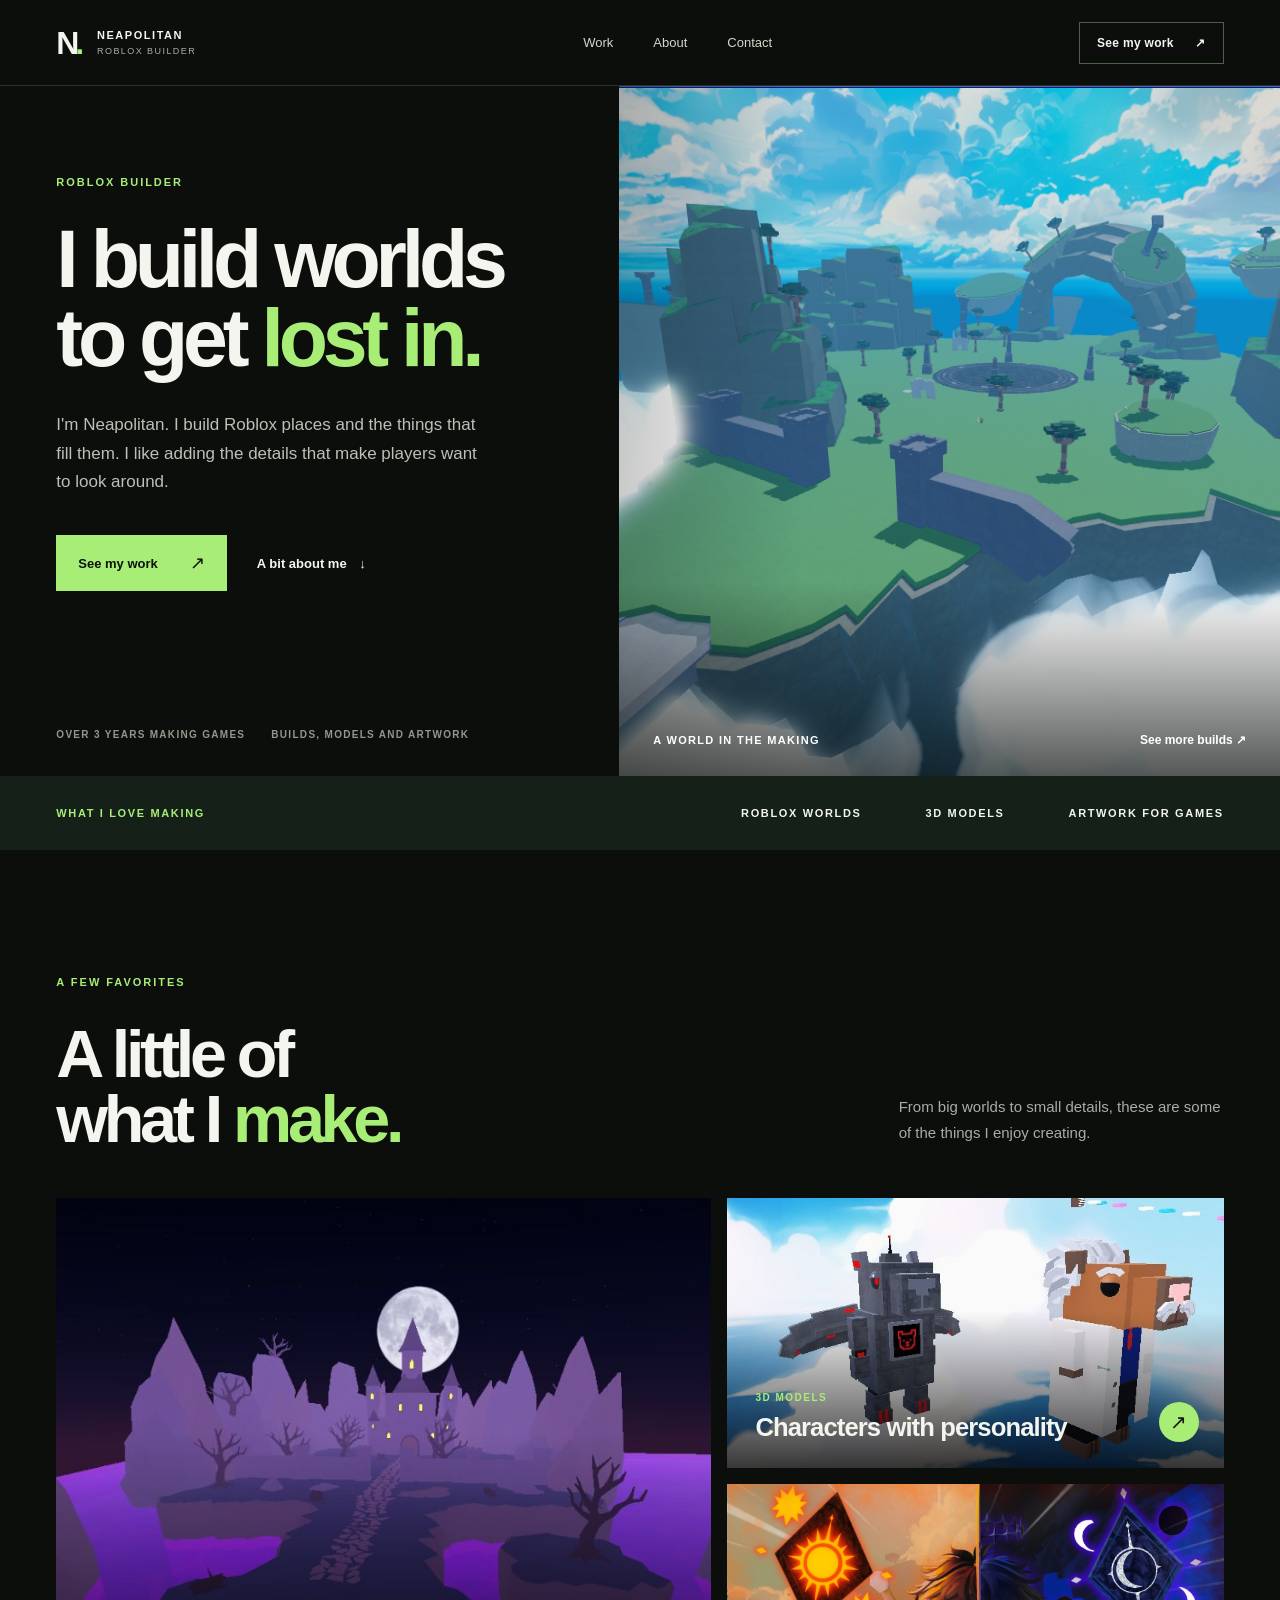
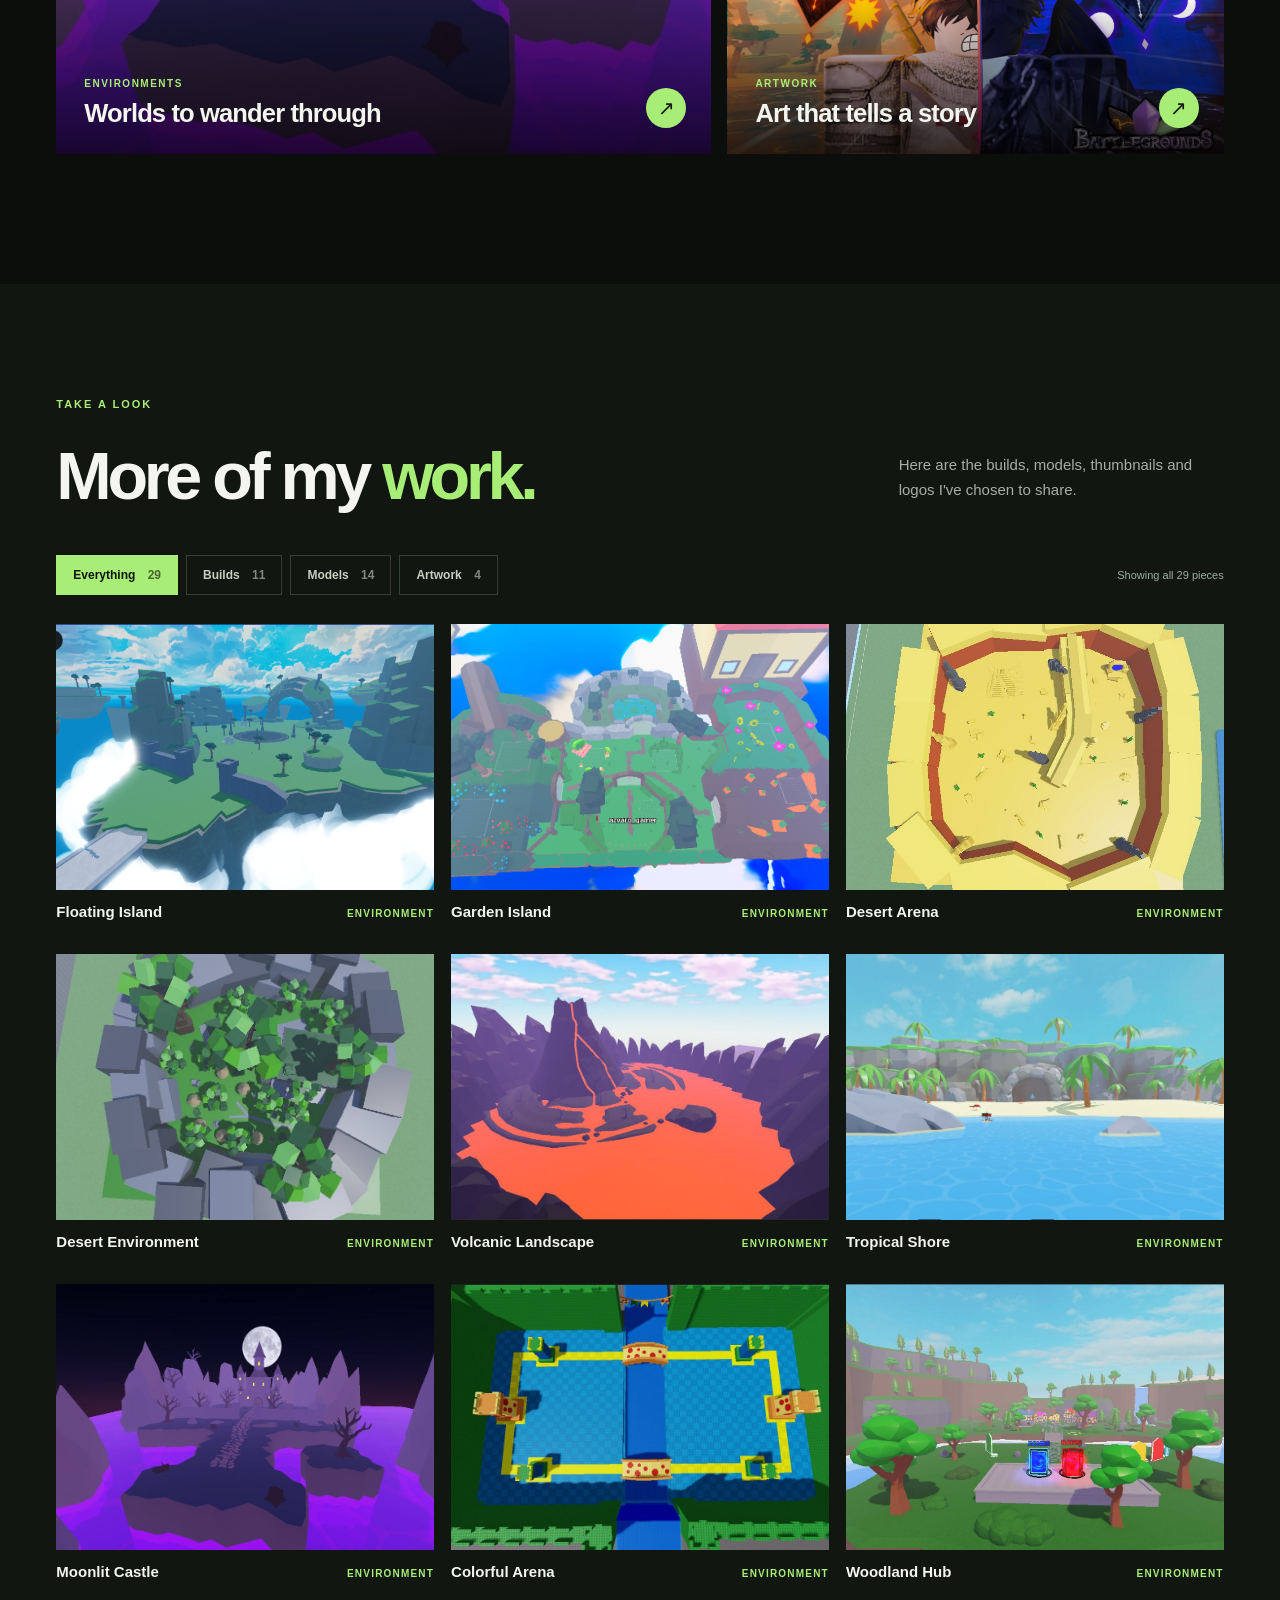
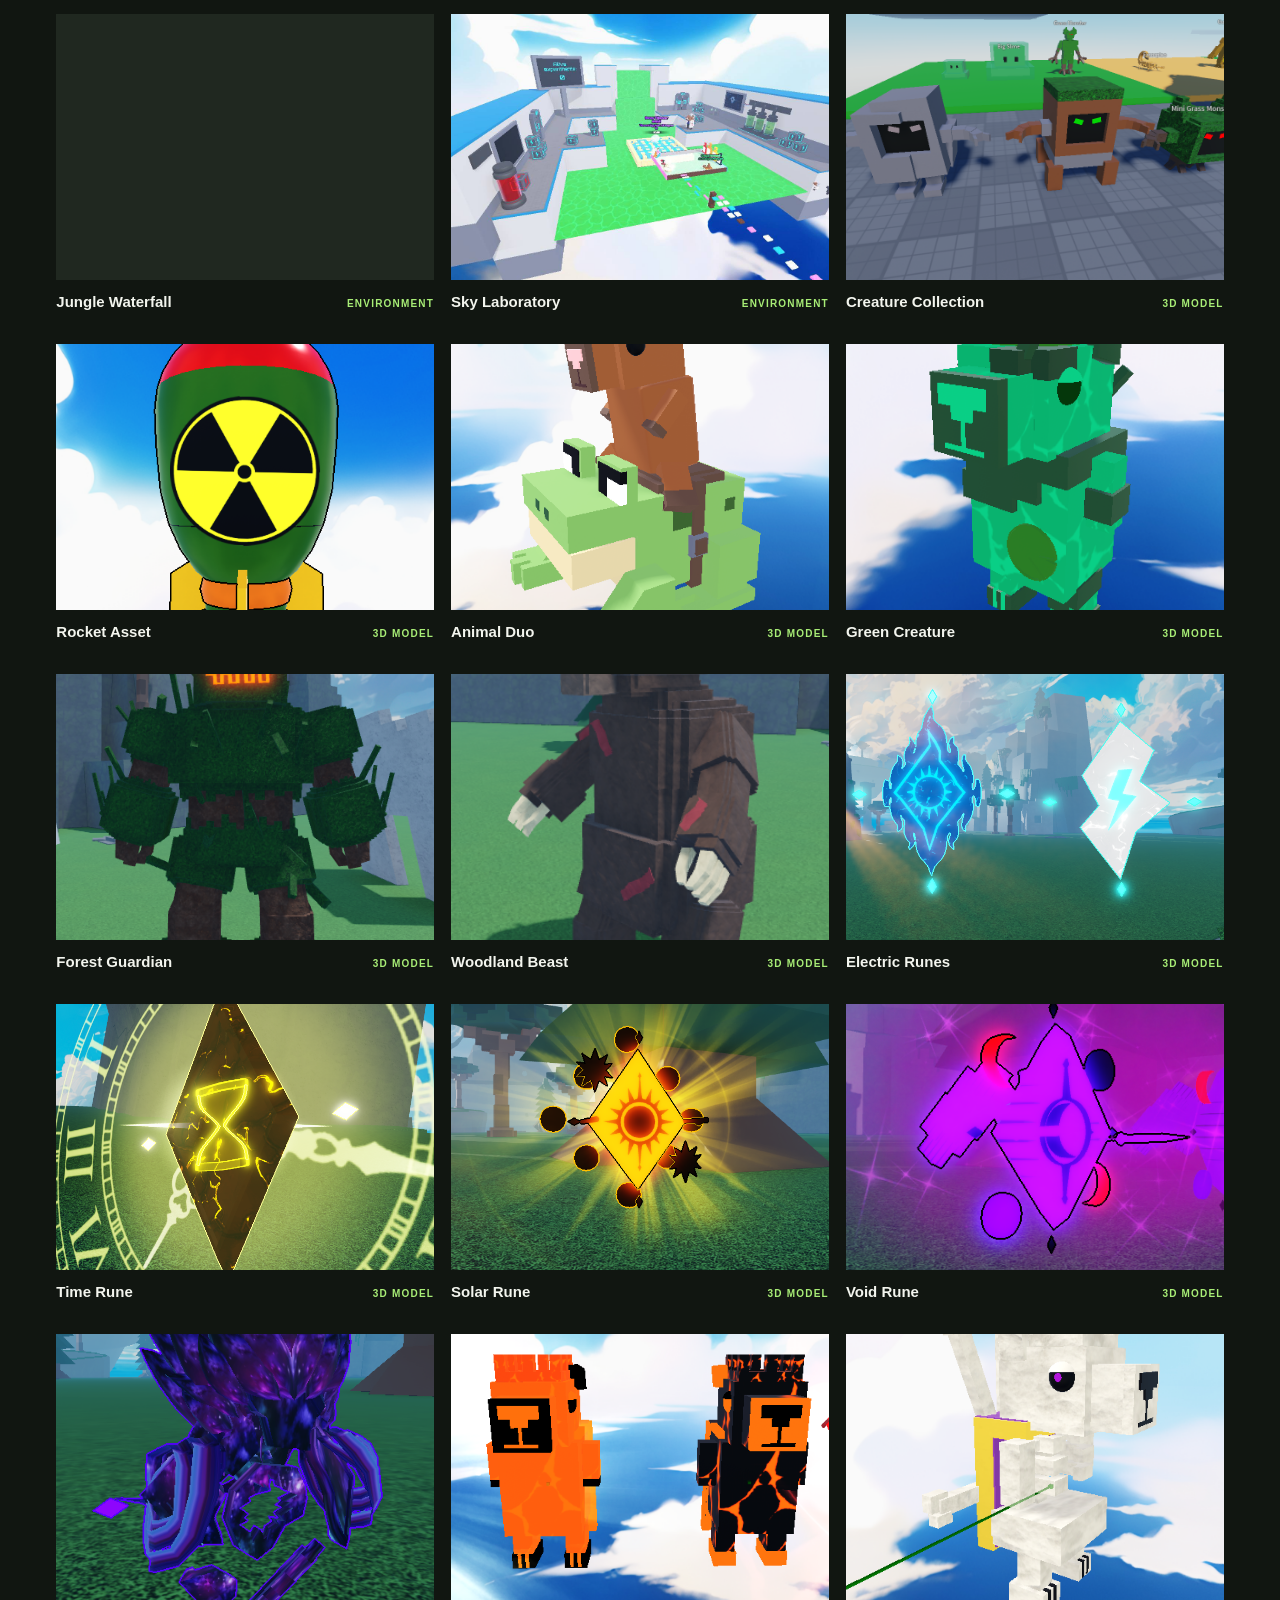
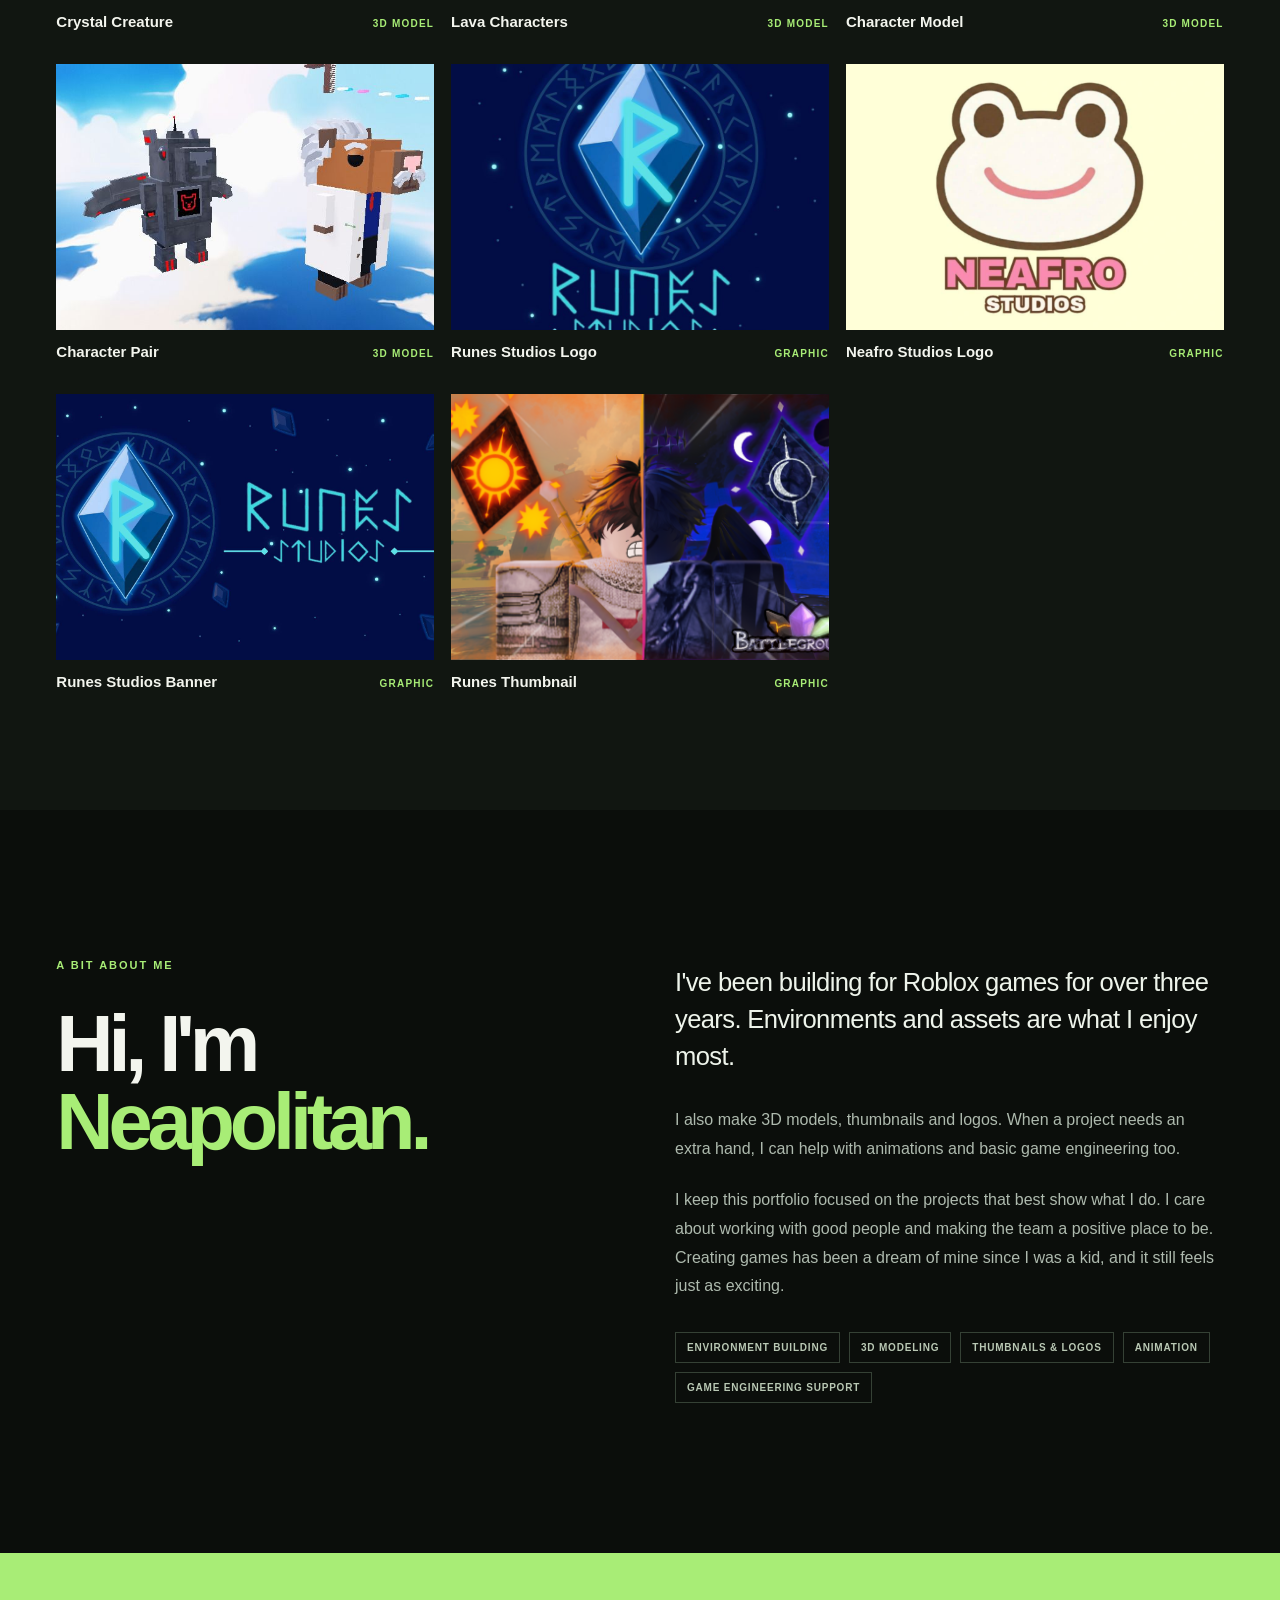
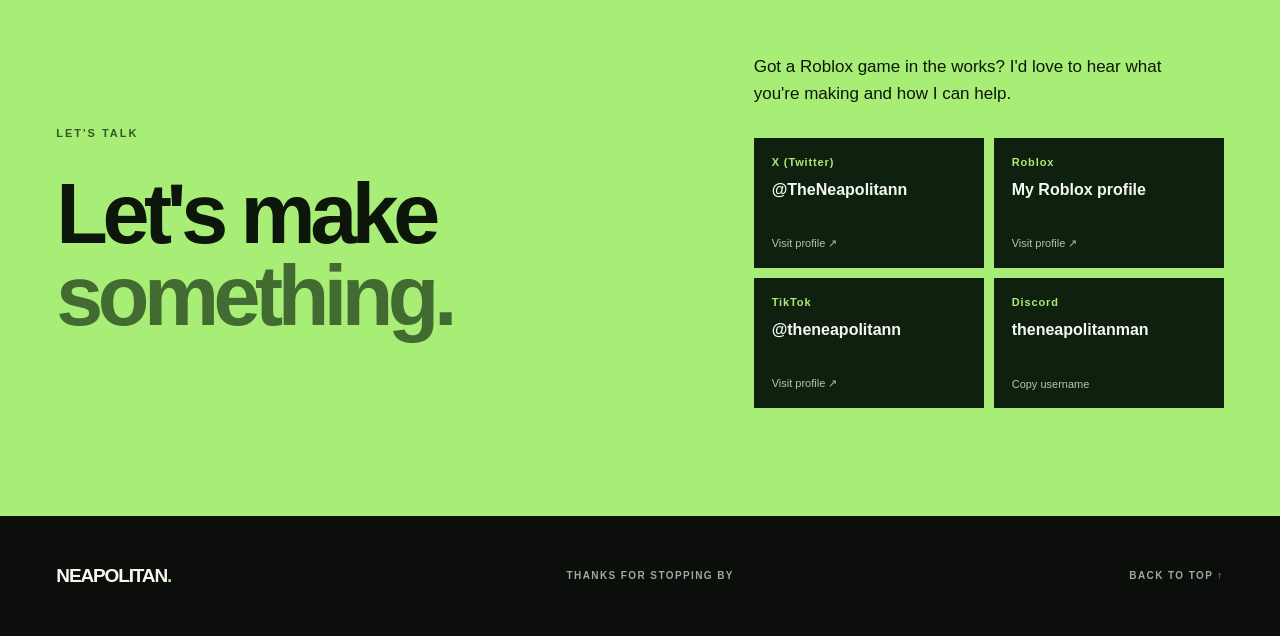
<file: index.html>
<!doctype html>
<html lang="en">
  <head>
    <meta charset="UTF-8" />
    <meta name="viewport" content="width=device-width, initial-scale=1" />
    <meta name="theme-color" content="#0b0e0b" />
    <meta name="description" content="I'm Neapolitan. Take a look at the Roblox worlds, 3D models and artwork I've made for games." />
    <title>Neapolitan Roblox Portfolio</title>
    <link rel="stylesheet" href="styles.css" />
    <script src="script.js" defer></script>
  </head>
  <body>
    <a class="skip-link" href="#main">Skip to content</a>

    <header class="site-header">
      <a class="brand" href="#top" aria-label="Neapolitan, back to top"><span class="brand-mark">N<span>.</span></span><span class="brand-name">NEAPOLITAN<br /><small>ROBLOX BUILDER</small></span></a>
      <nav class="desktop-nav" aria-label="Main navigation">
        <a href="#work">Work</a>
        <a href="#about">About</a>
        <a href="#contact">Contact</a>
      </nav>
      <a class="header-cta" href="#work">See my work <span aria-hidden="true">↗</span></a>
      <button class="menu-toggle" type="button" aria-expanded="false" aria-controls="mobile-nav" aria-label="Open menu"><span></span><span></span></button>
    </header>
    <nav class="mobile-nav" id="mobile-nav" aria-label="Mobile navigation" hidden>
      <a href="#work">Work</a><a href="#about">About</a><a href="#contact">Contact</a>
    </nav>

    <main id="main">
      <section class="hero" id="top" aria-labelledby="hero-title">
        <div class="hero-copy">
          <div class="eyebrow">ROBLOX BUILDER</div>
          <h1 id="hero-title">I build worlds<br />to get <em>lost in.</em></h1>
          <p>I'm Neapolitan. I build Roblox places and the things that fill them. I like adding the details that make players want to look around.</p>
          <div class="hero-actions"><a class="button button-primary" href="#work">See my work <span aria-hidden="true">↗</span></a><a class="text-link" href="#about">A bit about me <span aria-hidden="true">↓</span></a></div>
          <div class="hero-foot"><span>OVER 3 YEARS MAKING GAMES</span><span>BUILDS, MODELS AND ARTWORK</span></div>
        </div>
        <div class="hero-visual">
          <img src="imgs/contruction/Captura%20de%20tela%202026-07-05%20000041.png" alt="Floating island environment with stone arches and trees above the clouds" fetchpriority="high" />
          <div class="hero-image-label"><span>A WORLD IN THE MAKING</span><span>See more builds <span aria-hidden="true">↗</span></span></div>
        </div>
      </section>

      <section class="intro-strip" aria-label="Areas of work"><span>WHAT I LOVE MAKING</span><div><span>ROBLOX WORLDS</span><span>3D MODELS</span><span>ARTWORK FOR GAMES</span></div></section>

      <section class="featured section-wrap" aria-labelledby="featured-title">
        <div class="section-heading"><div><span class="section-kicker">A FEW FAVORITES</span><h2 id="featured-title">A little of<br />what I <em>make.</em></h2></div><p>From big worlds to small details, these are some of the things I enjoy creating.</p></div>
        <div class="featured-grid">
          <a class="feature-card feature-card-large" href="#work" data-filter-link="builds"><img src="imgs/contruction/IMG-20250908-WA00161.jpg" alt="Moonlit purple castle environment" loading="lazy" /><span class="feature-shade"></span><span class="feature-meta"><span><small>ENVIRONMENTS</small><strong>Worlds to wander through</strong></span><span class="feature-arrow" aria-hidden="true">↗</span></span></a>
          <a class="feature-card" href="#work" data-filter-link="models"><img src="imgs/model/IMG-20260609-WA0008.jpg" alt="Stylized robot and scientist character models" loading="lazy" /><span class="feature-shade"></span><span class="feature-meta"><span><small>3D MODELS</small><strong>Characters with personality</strong></span><span class="feature-arrow" aria-hidden="true">↗</span></span></a>
          <a class="feature-card" href="#work" data-filter-link="graphics"><img src="imgs/icons%20and%20thumbnails/RunesThumb_20260820_155854_0000.png" alt="Colorful sun and moon themed Roblox game thumbnail" loading="lazy" /><span class="feature-shade"></span><span class="feature-meta"><span><small>ARTWORK</small><strong>Art that tells a story</strong></span><span class="feature-arrow" aria-hidden="true">↗</span></span></a>
        </div>
      </section>

      <section class="work-section" id="work" aria-labelledby="work-title">
        <div class="section-wrap">
          <div class="section-heading work-heading"><div><span class="section-kicker">TAKE A LOOK</span><h2 id="work-title">More of my <em>work.</em></h2></div><p>Here are the builds, models, thumbnails and logos I've chosen to share.</p></div>
          <div class="gallery-toolbar"><div class="filters" role="group" aria-label="Filter portfolio"><button type="button" class="filter active" data-filter="all" aria-pressed="true">Everything <span>29</span></button><button type="button" class="filter" data-filter="builds" aria-pressed="false">Builds <span>11</span></button><button type="button" class="filter" data-filter="models" aria-pressed="false">Models <span>14</span></button><button type="button" class="filter" data-filter="graphics" aria-pressed="false">Artwork <span>4</span></button></div><span class="gallery-count" id="gallery-count" aria-live="polite">Showing all 29 pieces</span></div>
          <div class="gallery" id="gallery" aria-live="polite"></div>
        </div>
      </section>

      <section class="about-section section-wrap" id="about" aria-labelledby="about-title">
        <div class="about-heading"><span class="section-kicker">A BIT ABOUT ME</span><h2 id="about-title">Hi, I'm<br /><em>Neapolitan.</em></h2></div>
        <div class="about-copy"><p class="about-lead">I've been building for Roblox games for over three years. Environments and assets are what I enjoy most.</p><p>I also make 3D models, thumbnails and logos. When a project needs an extra hand, I can help with animations and basic game engineering too.</p><p>I keep this portfolio focused on the projects that best show what I do. I care about working with good people and making the team a positive place to be. Creating games has been a dream of mine since I was a kid, and it still feels just as exciting.</p><div class="about-tags"><span>ENVIRONMENT BUILDING</span><span>3D MODELING</span><span>THUMBNAILS & LOGOS</span><span>ANIMATION</span><span>GAME ENGINEERING SUPPORT</span></div></div>
      </section>

      <section class="contact-section" id="contact" aria-labelledby="contact-title">
        <div class="section-wrap contact-inner">
          <div><span class="section-kicker">LET'S TALK</span><h2 id="contact-title">Let's make<br /><em>something.</em></h2></div>
          <div class="contact-copy">
            <p>Got a Roblox game in the works? I'd love to hear what you're making and how I can help.</p>
            <div class="contact-links" aria-label="Contact and social profiles">
              <a class="contact-card" href="https://x.com/TheNeapolitann" target="_blank" rel="noopener noreferrer"><span>X (Twitter)</span><strong>@TheNeapolitann</strong><small>Visit profile ↗</small></a>
              <a class="contact-card" href="https://www.roblox.com/pt/users/1016292619/profile" target="_blank" rel="noopener noreferrer"><span>Roblox</span><strong>My Roblox profile</strong><small>Visit profile ↗</small></a>
              <a class="contact-card" href="https://www.tiktok.com/@theneapolitann" target="_blank" rel="noopener noreferrer"><span>TikTok</span><strong>@theneapolitann</strong><small>Visit profile ↗</small></a>
              <button class="contact-card discord-card" id="copy-discord" type="button" aria-label="Copy Discord username theneapolitanman"><span>Discord</span><strong>theneapolitanman</strong><small id="discord-status" aria-live="polite">Copy username</small></button>
            </div>
          </div>
        </div>
      </section>
    </main>

    <footer class="site-footer section-wrap"><a class="footer-brand" href="#top">NEAPOLITAN<span>.</span></a><span>THANKS FOR STOPPING BY</span><a href="#top">BACK TO TOP ↑</a></footer>

    <dialog class="lightbox" id="lightbox" aria-label="Portfolio image viewer"><button class="lightbox-close" type="button" aria-label="Close image viewer">×</button><div class="lightbox-frame"><img id="lightbox-image" alt="" /><div class="lightbox-info"><div><span id="lightbox-category"></span><h3 id="lightbox-title"></h3></div><span id="lightbox-counter"></span></div></div><button class="lightbox-arrow lightbox-prev" type="button" aria-label="Previous image">←</button><button class="lightbox-arrow lightbox-next" type="button" aria-label="Next image">→</button></dialog>
  </body>
</html>
</file>
<file: styles.css>
﻿@charset "UTF-8";
:root{--bg:#0b0e0b;--panel:#131813;--panel-2:#191f19;--text:#f3f5ee;--muted:#a6afa4;--green:#a8ed76;--green-deep:#243a27;--line:#283127;--page:clamp(20px,4.4vw,80px)}
*{box-sizing:border-box}html{scroll-behavior:smooth}body{margin:0;background:var(--bg);color:var(--text);font-family:Arial,Helvetica,sans-serif;-webkit-font-smoothing:antialiased}body.dialog-open{overflow:hidden}button,a{ -webkit-tap-highlight-color:transparent}a{color:inherit;text-decoration:none}button{font:inherit}img{display:block;max-width:100%}::selection{background:var(--green);color:#0b0e0b}section[id]{scroll-margin-top:90px}
.skip-link{position:absolute;left:16px;top:-60px;z-index:30;background:var(--green);color:#111;padding:12px 18px}.skip-link:focus{top:12px}
.site-header{height:86px;padding:0 var(--page);display:flex;align-items:center;justify-content:space-between;gap:30px;border-bottom:1px solid var(--line);position:relative;z-index:20;background:var(--bg)}.brand{display:flex;align-items:center;gap:12px;min-width:220px}.brand-mark{font-weight:900;font-size:32px;line-height:1;letter-spacing:-.13em;padding-right:5px}.brand-mark span,.footer-brand span{color:var(--green)}.brand-name{font-size:11px;font-weight:800;letter-spacing:.14em;line-height:1.35}.brand-name small{font-size:9px;font-weight:500;color:var(--muted);letter-spacing:.16em}.desktop-nav{display:flex;align-items:center;gap:40px;font-size:13px;color:#d1d9cb}.desktop-nav a,.site-footer a{transition:color .2s}.desktop-nav a:hover,.site-footer a:hover{color:var(--green)}.header-cta{font-size:12px;font-weight:700;letter-spacing:.025em;border:1px solid #4a6147;padding:13px 17px;white-space:nowrap;transition:background .2s,color .2s}.header-cta:hover{background:var(--green);color:var(--bg)}.header-cta span{padding-left:18px}.menu-toggle,.mobile-nav{display:none}
.hero{min-height:690px;display:grid;grid-template-columns:46% 54%;padding-left:var(--page)}.hero-copy{padding:clamp(70px,7vw,122px) 40px 36px 0;display:flex;flex-direction:column;align-items:flex-start}.eyebrow,.section-kicker{font-size:11px;font-weight:800;letter-spacing:.18em;color:var(--green)}.eyebrow{display:flex;gap:11px;align-items:center}.hero h1,.section-heading h2,.about-heading h2,.contact-inner h2{font-weight:700;letter-spacing:-.065em;line-height:.98;margin:32px 0 0}.hero h1{font-size:clamp(58px,6.3vw,104px);white-space:nowrap;position:relative;z-index:2}.hero h1 em,.section-heading h2 em,.about-heading h2 em,.contact-inner h2 em{font-style:normal;color:var(--green)}.hero-copy>p{font-size:17px;line-height:1.7;color:#b9c2b5;max-width:435px;margin:33px 0 0}.hero-actions{display:flex;align-items:center;gap:30px;margin-top:38px}.button{display:inline-flex;justify-content:space-between;align-items:center;gap:32px;font-size:13px;font-weight:800;padding:17px 22px;transition:transform .2s,background .2s}.button:hover{transform:translateY(-3px)}.button-primary{background:var(--green);color:#0d130b}.button-primary:hover{background:#c0f29b}.button span{font-size:18px;font-weight:400}.text-link{font-size:13px;font-weight:700;white-space:nowrap}.text-link:hover{color:var(--green)}.text-link span{padding-left:9px}.hero-foot{margin-top:auto;padding-top:54px;display:flex;gap:26px;flex-wrap:wrap;color:#8e998c;font-size:10px;font-weight:700;letter-spacing:.13em}.hero-visual{position:relative;overflow:hidden;min-height:690px;background:#1d2d31}.hero-visual:after{content:"";position:absolute;inset:0;background:linear-gradient(90deg,rgba(7,12,9,.22),transparent 28%),linear-gradient(0deg,rgba(5,9,7,.68),transparent 28%);pointer-events:none}.hero-visual>img{width:100%;height:100%;object-fit:cover;object-position:48% center}.hero-image-label{position:absolute;left:34px;right:34px;bottom:29px;display:flex;align-items:center;justify-content:space-between;gap:15px;z-index:1;color:#fff;font-size:11px;font-weight:800;letter-spacing:.12em}.hero-image-label span:last-child{letter-spacing:0;font-size:12px}
.intro-strip{padding:31px var(--page);display:flex;align-items:center;justify-content:space-between;gap:24px;background:#142018;color:var(--green);font-size:11px;font-weight:800;letter-spacing:.15em}.intro-strip>div{display:flex;gap:clamp(22px,5vw,92px);color:#f2f6ed}.section-wrap{max-width:1600px;margin:0 auto;padding-left:var(--page);padding-right:var(--page)}.featured{padding-top:122px;padding-bottom:130px}.section-heading{display:flex;align-items:end;justify-content:space-between;gap:40px;margin-bottom:46px}.section-heading h2{font-size:clamp(48px,5.2vw,79px)}.section-heading>p{font-size:15px;line-height:1.7;color:var(--muted);max-width:325px;margin:0 0 7px}.featured-grid{display:grid;grid-template-columns:1.32fr 1fr;grid-template-rows:repeat(2,minmax(240px,270px));gap:16px}.feature-card{position:relative;overflow:hidden;background:#202a20}.feature-card-large{grid-row:span 2}.feature-card img{width:100%;height:100%;object-fit:cover;transition:transform .55s ease,filter .4s}.feature-card:hover img{transform:scale(1.05);filter:saturate(1.12)}.feature-card-large img{object-position:50% 50%}.feature-shade{position:absolute;inset:0;background:linear-gradient(0deg,rgba(0,0,0,.78),transparent 58%)}.feature-meta{position:absolute;bottom:26px;left:28px;right:25px;display:flex;justify-content:space-between;align-items:end;gap:15px}.feature-meta small{display:block;color:var(--green);font-size:10px;font-weight:800;letter-spacing:.15em;margin-bottom:10px}.feature-meta strong{font-size:clamp(18px,2vw,30px);letter-spacing:-.035em}.feature-arrow{width:40px;height:40px;display:grid;place-items:center;border-radius:50%;background:var(--green);color:#121912;font-size:20px;flex:none}
.work-section{background:#111611;padding:110px 0 120px}.work-heading{margin-bottom:45px}.gallery-toolbar{display:flex;align-items:center;justify-content:space-between;gap:20px;margin-bottom:29px}.filters{display:flex;gap:8px;flex-wrap:wrap}.filter{border:1px solid #344034;background:transparent;color:#c5cfc2;padding:12px 16px;cursor:pointer;font-size:12px;font-weight:700;transition:background .2s,color .2s,border-color .2s}.filter:hover{border-color:var(--green);color:var(--green)}.filter.active{background:var(--green);border-color:var(--green);color:#0d150c}.filter span{opacity:.62;margin-left:9px}.gallery-count{font-size:11px;color:#9fae9f;white-space:nowrap}.gallery{display:grid;grid-template-columns:repeat(3,minmax(0,1fr));gap:34px 17px}.gallery-card{min-width:0}.gallery-open{display:block;width:100%;padding:0;border:0;background:none;text-align:left;color:inherit;cursor:pointer}.gallery-image{display:block;aspect-ratio:1.42;overflow:hidden;background:#202820;position:relative}.gallery-image img{width:100%;height:100%;object-fit:cover;transition:transform .5s ease,filter .4s}.gallery-open:hover img{transform:scale(1.045);filter:brightness(1.08)}.gallery-zoom{position:absolute;right:15px;bottom:15px;width:35px;height:35px;display:grid;place-items:center;background:var(--green);color:#111a10;font-size:20px;opacity:0;transform:translateY(8px);transition:opacity .2s,transform .2s}.gallery-open:hover .gallery-zoom,.gallery-open:focus-visible .gallery-zoom{opacity:1;transform:none}.gallery-info{display:flex;justify-content:space-between;align-items:baseline;gap:12px;padding-top:13px}.gallery-info strong{font-size:15px;font-weight:700}.gallery-info small{font-size:10px;letter-spacing:.12em;color:var(--green);font-weight:700;white-space:nowrap}.gallery-card[data-category="models"] .gallery-image img{object-position:center center}
.about-section{display:grid;grid-template-columns:1fr 1fr;gap:70px;padding-top:145px;padding-bottom:150px}.about-heading h2{font-size:clamp(58px,6.2vw,98px)}.about-copy{max-width:600px;padding-top:9px}.about-copy p{font-size:16px;line-height:1.8;color:#aebaae;margin:0 0 22px}.about-copy .about-lead{font-size:clamp(21px,2vw,28px);line-height:1.45;color:#eef4eb;letter-spacing:-.025em;margin-bottom:31px}.about-tags{display:flex;gap:9px;flex-wrap:wrap;margin-top:31px}.about-tags span{border:1px solid #354135;padding:9px 11px;color:#b9c8b4;font-size:10px;font-weight:700;letter-spacing:.08em}.contact-section{background:#a8ed76;color:#0d160b}.contact-inner{padding-top:100px;padding-bottom:108px;display:flex;justify-content:space-between;align-items:end;gap:55px}.contact-inner .section-kicker{color:#36552d}.contact-inner h2{font-size:clamp(64px,7.5vw,118px)}.contact-inner h2 em{color:#426b31}.contact-copy{max-width:350px}.contact-copy p{font-size:16px;line-height:1.6;margin:0 0 18px}.contact-copy .button{background:#10200e;color:#f4f9f0;margin-top:14px}.contact-copy .button:hover{background:#2b4925}.site-footer{min-height:120px;display:flex;align-items:center;justify-content:space-between;gap:25px;color:#9eaa9d;font-size:10px;font-weight:700;letter-spacing:.14em}.footer-brand{font-size:19px;font-weight:900;color:#f5f7f2;letter-spacing:-.06em}
.lightbox{position:fixed;inset:0;width:100%;height:100%;max-width:none;max-height:none;border:0;padding:50px 80px 32px;background:rgba(5,8,6,.96);color:var(--text);overflow:auto}.lightbox::backdrop{background:rgba(0,0,0,.8)}.lightbox-frame{height:100%;display:flex;flex-direction:column;align-items:center;justify-content:center;max-width:1300px;margin:auto}.lightbox-frame img{min-height:0;max-height:calc(100vh - 160px);max-width:100%;width:auto;object-fit:contain}.lightbox-info{width:100%;display:flex;justify-content:space-between;align-items:end;padding-top:18px;gap:20px}.lightbox-info span{font-size:11px;color:var(--green);letter-spacing:.13em;font-weight:800}.lightbox-info h3{font-size:20px;margin:6px 0 0}.lightbox-close,.lightbox-arrow{border:0;background:#1d2b1d;color:#f5f7f3;cursor:pointer;display:grid;place-items:center}.lightbox-close:hover,.lightbox-arrow:hover{background:var(--green);color:#0b130a}.lightbox-close{position:fixed;right:27px;top:22px;width:42px;height:42px;font-size:30px;z-index:2}.lightbox-arrow{position:fixed;top:50%;width:44px;height:44px;font-size:23px;transform:translateY(-50%)}.lightbox-prev{left:20px}.lightbox-next{right:20px}
:focus-visible{outline:2px solid var(--green);outline-offset:4px}@media(max-width:1050px){.hero{grid-template-columns:1fr 1fr;min-height:620px}.hero-visual{min-height:620px}.hero h1{font-size:clamp(55px,6vw,75px)}.hero-foot{gap:12px}.intro-strip{flex-wrap:wrap}.featured-grid{grid-template-rows:repeat(2,230px)}.about-section{gap:40px}}
@media(max-width:760px){.site-header{height:70px}.brand{min-width:0}.desktop-nav,.header-cta{display:none}.menu-toggle{display:flex;flex-direction:column;justify-content:center;gap:6px;width:42px;height:42px;padding:9px;background:none;border:1px solid #40513d;cursor:pointer}.menu-toggle span{height:2px;width:100%;background:var(--green)}.mobile-nav:not([hidden]){display:flex;position:absolute;top:70px;left:0;right:0;z-index:18;background:#111911;border-bottom:1px solid var(--line);padding:16px var(--page) 23px;flex-direction:column;gap:0}.mobile-nav a{padding:13px 0;font-size:16px}.hero{display:flex;flex-direction:column;padding-left:0}.hero-copy{padding:79px var(--page) 46px;min-height:540px}.hero h1{font-size:clamp(55px,10vw,82px);white-space:normal}.hero-visual{min-height:390px;height:54vw;max-height:560px}.hero-foot{margin-top:60px}.intro-strip>div{gap:18px;flex-wrap:wrap}.featured,.work-section{padding-top:80px;padding-bottom:80px}.section-heading{align-items:start;flex-direction:column;gap:20px;margin-bottom:34px}.section-heading h2{font-size:clamp(49px,8.5vw,70px)}.featured-grid{grid-template-columns:1fr 1fr;grid-template-rows:320px 250px}.feature-card-large{grid-column:span 2;grid-row:auto}.feature-meta{left:18px;right:18px;bottom:18px}.feature-meta strong{font-size:19px}.gallery{grid-template-columns:repeat(2,minmax(0,1fr));gap:28px 14px}.gallery-toolbar{align-items:start;flex-direction:column}.about-section{grid-template-columns:1fr;padding-top:90px;padding-bottom:95px;gap:37px}.contact-inner{align-items:start;flex-direction:column;padding-top:85px;padding-bottom:88px;gap:36px}.site-footer{padding-top:30px;padding-bottom:30px;flex-wrap:wrap}.lightbox{padding:65px 52px 30px}.lightbox-arrow{width:37px;height:37px}.lightbox-prev{left:7px}.lightbox-next{right:7px}}
@media(max-width:500px){.hero-copy{min-height:0;padding-top:65px}.hero h1{font-size:clamp(49px,12.1vw,63px)}.hero-copy>p{font-size:15px}.hero-actions{gap:21px;flex-wrap:wrap}.hero-foot{margin-top:45px}.hero-visual{height:370px;min-height:370px}.hero-image-label{left:18px;right:18px;bottom:20px}.hero-image-label span:last-child{display:none}.intro-strip{padding-top:25px;padding-bottom:25px}.intro-strip>div{font-size:9px}.featured-grid{display:flex;flex-direction:column}.feature-card{height:240px}.feature-card-large{height:370px}.gallery{gap:24px 11px}.gallery-image{aspect-ratio:1/1}.gallery-info{display:block}.gallery-info strong{font-size:13px;display:block}.gallery-info small{display:block;margin-top:5px;font-size:9px}.filter{padding:10px 11px;font-size:11px}.filter span{margin-left:4px}.about-heading h2{font-size:61px}.contact-inner h2{font-size:70px}.lightbox{padding:70px 15px 30px}.lightbox-frame img{max-height:calc(100vh - 210px)}.lightbox-arrow{top:auto;bottom:16px;transform:none}.lightbox-prev{left:15px}.lightbox-next{right:15px}.lightbox-info{padding:15px 45px 25px}.lightbox-info h3{font-size:16px}.lightbox-info span{font-size:9px}}
@media(prefers-reduced-motion:reduce){html{scroll-behavior:auto}*,*:before,*:after{transition-duration:.01ms!important;animation-duration:.01ms!important}}
@media(max-width:500px){.hero h1{font-size:clamp(42px,10.8vw,55px)}}
.contact-inner{align-items:center}.contact-inner h2{font-size:clamp(57px,6.6vw,102px)}.contact-copy{max-width:470px;width:100%}.contact-copy>p{max-width:410px;font-size:17px}.contact-links{display:grid;grid-template-columns:repeat(2,minmax(0,1fr));gap:10px;margin-top:30px}.contact-card{display:flex;flex-direction:column;align-items:flex-start;width:100%;min-width:0;min-height:130px;padding:18px;background:#10200e;color:#f4f9f0;border:0;text-align:left;cursor:pointer;transition:transform .2s,background .2s}.contact-card:hover{transform:translateY(-3px);background:#1b3217}.contact-card span{color:var(--green);font-size:11px;font-weight:800;letter-spacing:.08em}.contact-card strong{font-size:16px;margin-top:13px;overflow-wrap:anywhere}.contact-card small{font-size:11px;color:#aecaab;margin-top:auto;padding-top:12px}.discord-card{font:inherit}
@media(max-width:760px){.contact-inner{align-items:flex-start}}
@media(max-width:500px){.contact-inner h2{font-size:clamp(49px,12vw,64px)}}
@media(max-width:420px){.contact-links{grid-template-columns:1fr}.contact-card{min-height:108px}}
</file>
